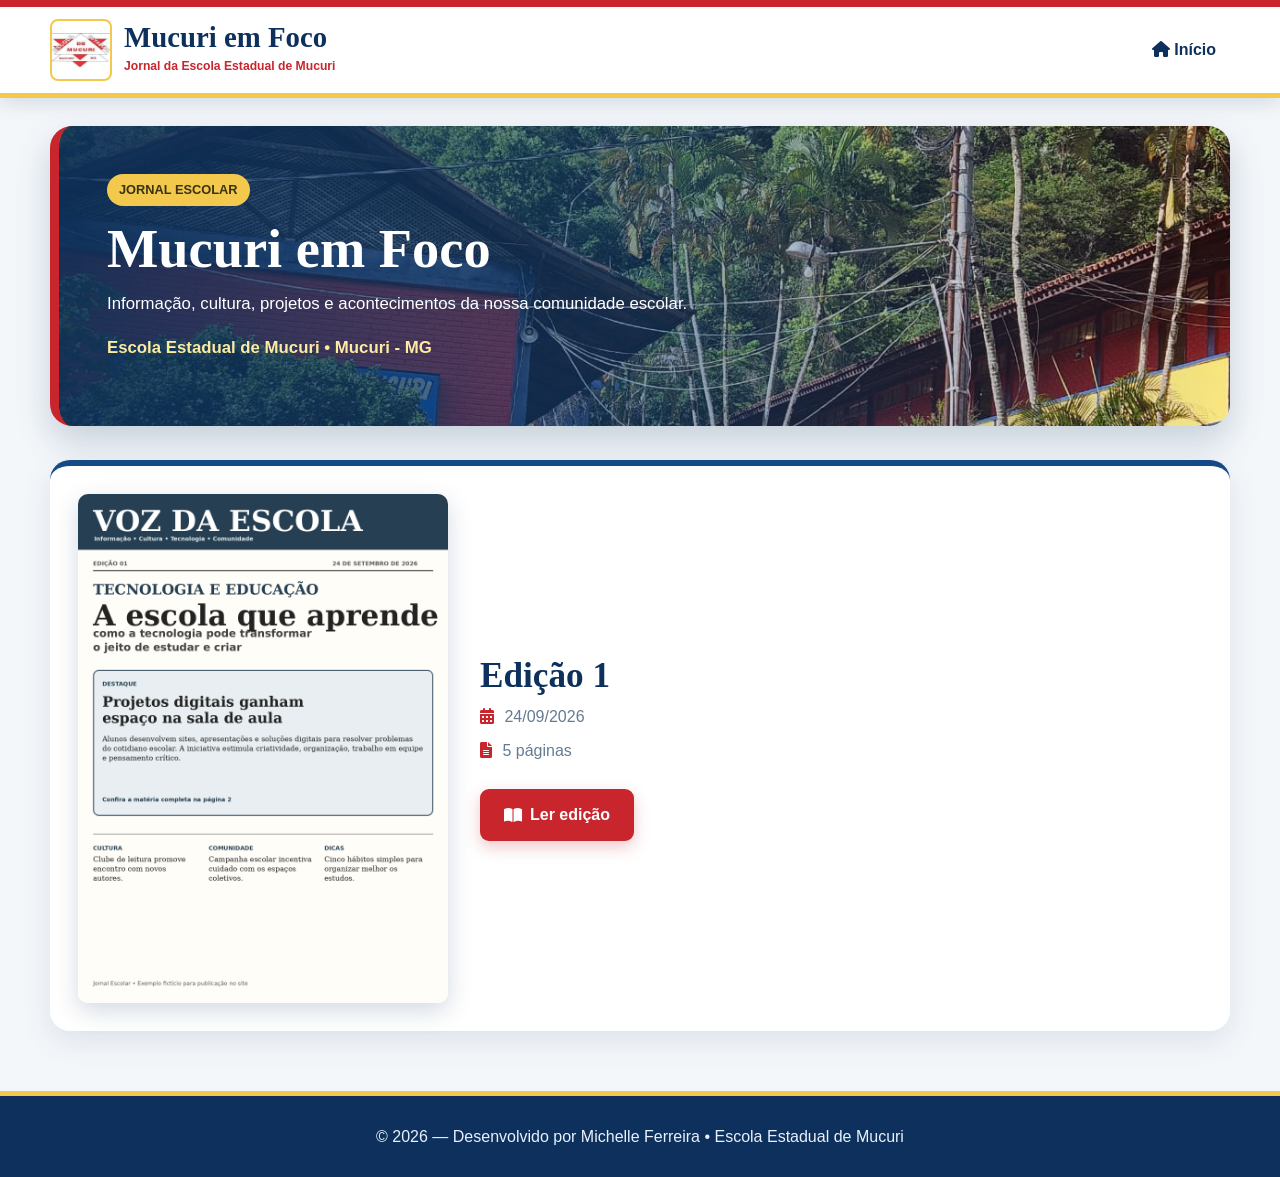
<file: index.html>
<!DOCTYPE html>
<html lang="pt-BR">
<head>
  <meta charset="UTF-8">
  <meta name="viewport" content="width=device-width, initial-scale=1.0">
  <title>Mucuri em Foco — Escola Estadual de Mucuri</title>
  <link rel="stylesheet" href="assets/css/style.css?v=4">
  <link rel="stylesheet" href="https://cdnjs.cloudflare.com/ajax/libs/font-awesome/6.0.0-beta3/css/all.min.css">
</head>
<body>
  <header>
    <div class="container">
      <div class="logo">
        <img src="assets/img/logo-escola.jpeg" alt="Logo da Escola Estadual de Mucuri">
        <div><h1>Mucuri em Foco</h1><small>Jornal da Escola Estadual de Mucuri</small></div>
      </div>
      <nav><a href="index.html"><i class="fas fa-home"></i> Início</a></nav>
    </div>
  </header>
  <main class="container">
    <section class="hero-school">
      <div class="hero-content">
        <span class="tag">JORNAL ESCOLAR</span>
        <h2>Mucuri em Foco</h2>
        <p>Informação, cultura, projetos e acontecimentos da nossa comunidade escolar.</p>
        <p class="school-name">Escola Estadual de Mucuri • Mucuri - MG</p>
      </div>
    </section>
    <div id="edicoes-container" aria-live="polite"><div class="sem-edicoes"><i class="fas fa-spinner fa-spin" style="font-size:2rem;display:block;margin-bottom:18px"></i><p>Carregando edições...</p></div></div>
  </main>
  <footer><div class="container"><p>&copy; 2026 — Desenvolvido por Michelle Ferreira • Escola Estadual de Mucuri</p></div></footer>
  <script src="assets/js/site.js?v=1"></script>
</body>
</html>
</file>
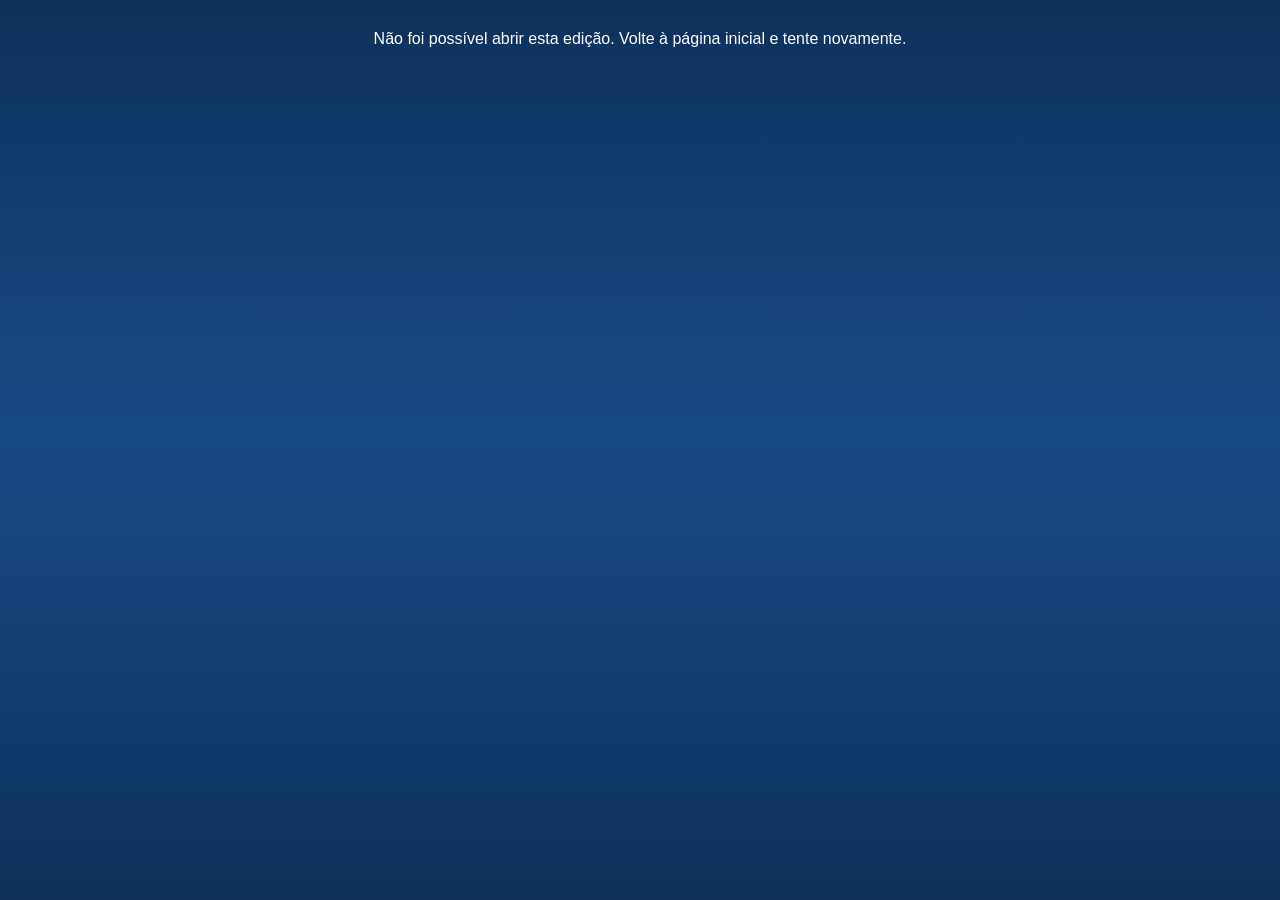
<file: leitor.html>
<!DOCTYPE html>
<html lang="pt-BR">
<head>
  <meta charset="UTF-8">
  <meta name="viewport" content="width=device-width, initial-scale=1.0">
  <title>Mucuri em Foco — Leitor do jornal</title>
  <link rel="stylesheet" href="assets/css/leitor.css?v=4">
  <link rel="stylesheet" href="https://cdnjs.cloudflare.com/ajax/libs/font-awesome/6.0.0-beta3/css/all.min.css">
  <script src="https://code.jquery.com/jquery-3.6.0.min.js"></script>
</head>
<body>
<div id="leitor-container">
  <div id="toolbar">
    <div class="left">
      <div class="brand-mini"><img src="assets/img/logo-escola.jpeg" alt="Escola Estadual de Mucuri"><span><strong>Mucuri em Foco</strong><small>Escola Estadual de Mucuri</small></span></div>
      <span class="edition-info" id="edition-info">Carregando edição...</span>
    </div>
    <div class="center">
      <button id="btn-zoom-in" title="Aumentar zoom" aria-label="Aumentar zoom"><i class="fas fa-search-plus"></i></button>
      <button id="btn-zoom-out" title="Diminuir zoom" aria-label="Diminuir zoom"><i class="fas fa-search-minus"></i></button>
      <button id="btn-dark-mode" title="Modo escuro" aria-label="Alternar modo escuro"><i class="fas fa-moon"></i></button>
      <button id="btn-sumario" title="Sumário" aria-label="Abrir sumário"><i class="fas fa-list-ul"></i></button>
      <span id="page-indicator">Página <span id="current-page">1</span> / <span id="total-pages">1</span></span>
    </div>
    <div class="right"><button id="btn-fechar" title="Voltar" aria-label="Voltar"><i class="fas fa-times"></i></button></div>
  </div>
  <div id="reader-stage">
    <button id="prev-page" class="reader-arrow" title="Página anterior" aria-label="Página anterior"><i class="fas fa-chevron-left"></i></button>
    <div id="flipbook"></div>
    <button id="next-page" class="reader-arrow" title="Próxima página" aria-label="Próxima página"><i class="fas fa-chevron-right"></i></button>
  </div>
  <div id="sumario-panel"><div class="sumario-header"><h3>Sumário</h3><button id="btn-fechar-sumario" title="Fechar" aria-label="Fechar sumário"><i class="fas fa-times"></i></button></div><ul id="sumario-list"></ul></div>
  <div id="reader-error" style="display:none;text-align:center;padding:30px;color:white">Não foi possível abrir esta edição. Volte à página inicial e tente novamente.</div>
</div>
<script src="assets/js/leitor-estatico.js?v=1"></script>
</body>
</html>
</file>
<file: assets/css/style.css>
*{margin:0;padding:0;box-sizing:border-box}:root{--azul:#174b87;--azul2:#0d315c;--vermelho:#c9252d;--amarelo:#f2c94c;--fundo:#f4f7fa}body{font-family:"Segoe UI",Arial,sans-serif;background:var(--fundo);color:#183653;line-height:1.6}.container{width:min(1180px,calc(100% - 36px));margin:auto}
header{background:#fff;border-top:7px solid var(--vermelho);box-shadow:0 4px 20px rgba(13,49,92,.15);position:sticky;top:0;z-index:100}header:after{content:"";display:block;height:5px;background:var(--amarelo)}header .container{min-height:86px;display:flex;align-items:center;justify-content:space-between;gap:20px}.logo{display:flex;align-items:center;gap:12px}.logo img{width:62px;height:62px;object-fit:contain;background:#fff;border:2px solid var(--amarelo);border-radius:8px}.logo h1{font:800 1.8rem Georgia,serif;color:var(--azul2);line-height:1}.logo small{display:block;color:var(--vermelho);font-weight:800;font-size:.76rem;margin-top:5px}nav{display:flex;gap:10px;flex-wrap:wrap}nav a{color:var(--azul2);text-decoration:none;font-weight:800;padding:10px 14px;border-radius:9px}nav a:hover{background:#edf4fb;color:var(--vermelho)}
.hero-school{margin:28px 0 34px;min-height:300px;border-radius:22px;overflow:hidden;position:relative;background:url('../img/escola-mucuri.jpeg') center/cover;box-shadow:0 15px 35px rgba(13,49,92,.2);border-left:9px solid var(--vermelho)}.hero-school:after{content:"";position:absolute;inset:0;background:linear-gradient(90deg,rgba(13,49,92,.9),rgba(23,75,135,.48),rgba(201,37,45,.1))}.hero-content{position:relative;z-index:1;padding:48px;max-width:700px;color:#fff}.hero-content .tag{display:inline-block;background:var(--amarelo);color:#3b3210;padding:6px 12px;border-radius:20px;font-weight:900;font-size:.8rem;margin-bottom:15px}.hero-content h2{font:800 clamp(2rem,5vw,3.4rem) Georgia,serif;line-height:1.05}.hero-content p{margin-top:12px;font-size:1.05rem}.hero-content .school-name{font-weight:800;color:#ffeaa2;margin-top:18px}.destaque{margin:0 0 50px}.capa-destaque{display:flex;flex-wrap:wrap;gap:32px;align-items:center;background:#fff;border-radius:20px;padding:28px;border-top:6px solid var(--azul);box-shadow:0 10px 30px rgba(13,49,92,.1)}.capa-destaque img{width:min(370px,100%);max-height:510px;object-fit:contain;border-radius:10px;box-shadow:0 8px 24px rgba(13,49,92,.18)}.info-destaque{flex:1;min-width:250px}.info-destaque h2{font:800 2.2rem Georgia,serif;color:var(--azul2)}.info-destaque p{color:#657b91;margin:8px 0}.info-destaque p i{color:var(--vermelho);margin-right:6px}.btn-ler{display:inline-flex;align-items:center;gap:8px;margin-top:18px;background:var(--vermelho);color:#fff;padding:13px 24px;border-radius:9px;text-decoration:none;font-weight:900;box-shadow:0 6px 16px rgba(201,37,45,.25)}.btn-ler:hover{background:var(--azul)}.edicoes-anteriores h3{font:800 1.8rem Georgia,serif;color:var(--azul2);border-left:6px solid var(--vermelho);padding-left:12px;margin-bottom:20px}.grid{display:grid;grid-template-columns:repeat(auto-fill,minmax(200px,1fr));gap:22px}.card-edicao{background:#fff;border-radius:14px;overflow:hidden;border-top:5px solid var(--amarelo);box-shadow:0 7px 22px rgba(13,49,92,.1)}.card-edicao img{width:100%;height:270px;object-fit:cover}.card-info{padding:15px;text-align:center}.card-info h4{font:800 1.1rem Georgia,serif;color:var(--azul2)}.card-info p{color:#71859a;margin:4px 0 12px}.btn-pequeno{display:inline-block;background:var(--azul);color:#fff;padding:7px 18px;border-radius:7px;text-decoration:none;font-weight:800}.btn-pequeno:hover{background:var(--vermelho)}footer{margin-top:60px;background:var(--azul2);color:#e8f1fb;border-top:5px solid var(--amarelo);padding:28px 0;text-align:center}.sem-edicoes{text-align:center;padding:70px 20px;color:#71859a}.sem-edicoes i{color:var(--vermelho)}
@media(max-width:700px){header .container{padding:10px 0}.logo h1{font-size:1.3rem}.logo img{width:50px;height:50px}nav a{padding:7px;font-size:.88rem}.hero-content{padding:32px 24px}.hero-school{min-height:330px}.capa-destaque{padding:20px}}
</file>
<file: assets/css/leitor.css>
*{box-sizing:border-box;margin:0;padding:0}
:root{--azul:#174b87;--azul2:#0d315c;--vermelho:#c9252d;--amarelo:#f2c94c;--branco:#fff}
html,body{width:100%;height:100%;overflow:hidden}
body{font-family:"Segoe UI",Arial,sans-serif;background:#0d315c;color:#fff}
#leitor-container{position:fixed;inset:0;display:flex;flex-direction:column;background:linear-gradient(180deg,#0d315c 0,#174b87 48%,#0d315c 100%)}
#toolbar{height:auto;min-height:78px;display:grid;grid-template-columns:minmax(300px,1fr) auto minmax(80px,1fr);align-items:center;gap:18px;padding:9px 24px;background:linear-gradient(90deg,#c9252d 0 7px,#174b87 7px 100%);border-bottom:5px solid var(--amarelo);box-shadow:0 4px 20px rgba(0,0,0,.28);z-index:30}
#toolbar .left,#toolbar .center,#toolbar .right{display:flex;align-items:center;gap:12px;min-width:0}
#toolbar .center{justify-content:center}.right{justify-content:flex-end}
.brand-mini{display:flex;align-items:center;gap:10px;min-width:0}.brand-mini img{width:52px!important;height:52px!important;min-width:52px;max-width:52px;object-fit:contain!important;display:block!important;background:#fff;border-radius:8px;padding:3px;border:2px solid rgba(242,201,76,.9)}
.brand-mini span{display:flex;flex-direction:column;line-height:1.05;white-space:nowrap}.brand-mini strong{font:800 1.15rem Georgia,serif;color:#fff}.brand-mini small{font-size:.72rem;color:#f9e9a8;margin-top:4px}
.edition-info{font-size:.86rem;color:#f7fbff;padding-left:12px;border-left:1px solid rgba(255,255,255,.3);white-space:nowrap}
#toolbar button{width:42px;height:42px;border:1px solid rgba(255,255,255,.28);border-radius:9px;background:rgba(255,255,255,.08);color:#fff;cursor:pointer;font-size:1rem;transition:.2s}#toolbar button:hover{background:var(--vermelho);border-color:var(--amarelo)}#toolbar button:disabled{opacity:.35;cursor:not-allowed}
#page-indicator{font-weight:700;white-space:nowrap;color:#fff;font-size:.9rem}
#reader-stage{position:relative;flex:1;min-height:0;display:flex;align-items:center;justify-content:center;padding:14px 75px 22px;overflow:hidden;background:radial-gradient(circle at center,rgba(255,255,255,.08),transparent 48%)}
#reader-stage:before{content:"";position:absolute;inset:0;background:url('../img/escola-mucuri.jpeg') center/cover no-repeat;opacity:.07;filter:saturate(.8);pointer-events:none}
#flipbook{position:relative;z-index:1;background:#fff;border:5px solid #fff;border-radius:8px;box-shadow:0 22px 55px rgba(0,0,0,.5);overflow:hidden;transform-origin:center center;transition:transform .2s ease}
.page{position:absolute!important;inset:0!important;background:#fff!important;overflow:hidden!important;width:100%!important;height:100%!important;display:none}
.page.active{display:block!important}
.page img{position:absolute!important;inset:0!important;width:100%!important;height:100%!important;max-width:none!important;max-height:none!important;object-fit:contain!important;object-position:center!important;display:block!important;background:#fff}
.reader-arrow{position:absolute;z-index:5;top:50%;transform:translateY(-50%);width:50px;height:50px;border:0;border-radius:50%;background:rgba(23,75,135,.95);color:#fff;cursor:pointer;font-size:1.15rem;box-shadow:0 7px 20px rgba(0,0,0,.25);transition:.2s}.reader-arrow:hover{background:var(--vermelho);transform:translateY(-50%) scale(1.05)}.reader-arrow:disabled{opacity:.35;cursor:not-allowed}
#prev-page{left:18px}#next-page{right:18px}
#sumario-panel{position:absolute;z-index:50;right:24px;top:92px;width:min(360px,calc(100vw - 48px));background:#fff;color:#19385e;border-top:6px solid var(--vermelho);border-radius:14px;box-shadow:0 18px 50px rgba(0,0,0,.4);padding:18px;display:none;max-height:70vh;overflow:auto}.sumario-header{display:flex;align-items:center;justify-content:space-between;padding-bottom:10px;margin-bottom:8px;border-bottom:2px solid #e6edf4}#sumario-panel h3{font:800 1.3rem Georgia,serif;color:var(--azul2)}#sumario-panel ul{list-style:none}#sumario-panel li{display:flex;justify-content:space-between;gap:12px;padding:12px 8px;border-bottom:1px solid #edf1f5;cursor:pointer}#sumario-panel li:hover{background:#eef5fc;color:var(--azul)}#sumario-panel .page-num{color:var(--vermelho);font-weight:800}#btn-fechar-sumario{background:transparent;border:0;color:var(--azul);font-size:1.1rem;cursor:pointer}
.dark-mode #leitor-container{background:#07111e}.dark-mode #toolbar{background:linear-gradient(90deg,#8f151d 0 7px,#081f3d 7px 100%)}.dark-mode #reader-stage{background:#07111e}.dark-mode #sumario-panel{background:#14243a;color:#fff}.dark-mode #sumario-panel h3{color:#fff}.dark-mode #sumario-panel li{border-color:#29415e}.dark-mode #sumario-panel li:hover{background:#203a59;color:#fff}
@media(max-width:900px){#toolbar{grid-template-columns:1fr auto;padding:8px 12px}.edition-info{display:none}#toolbar .right{display:none}#reader-stage{padding:10px 55px}.reader-arrow{width:42px;height:42px}#prev-page{left:8px}#next-page{right:8px}}
@media(max-width:560px){.brand-mini img{width:42px!important;height:42px!important;min-width:42px}.brand-mini strong{font-size:.95rem}.brand-mini small{font-size:.62rem}#toolbar .center{gap:5px}#toolbar button{width:34px;height:34px}.reader-arrow{display:none}}
</file>
